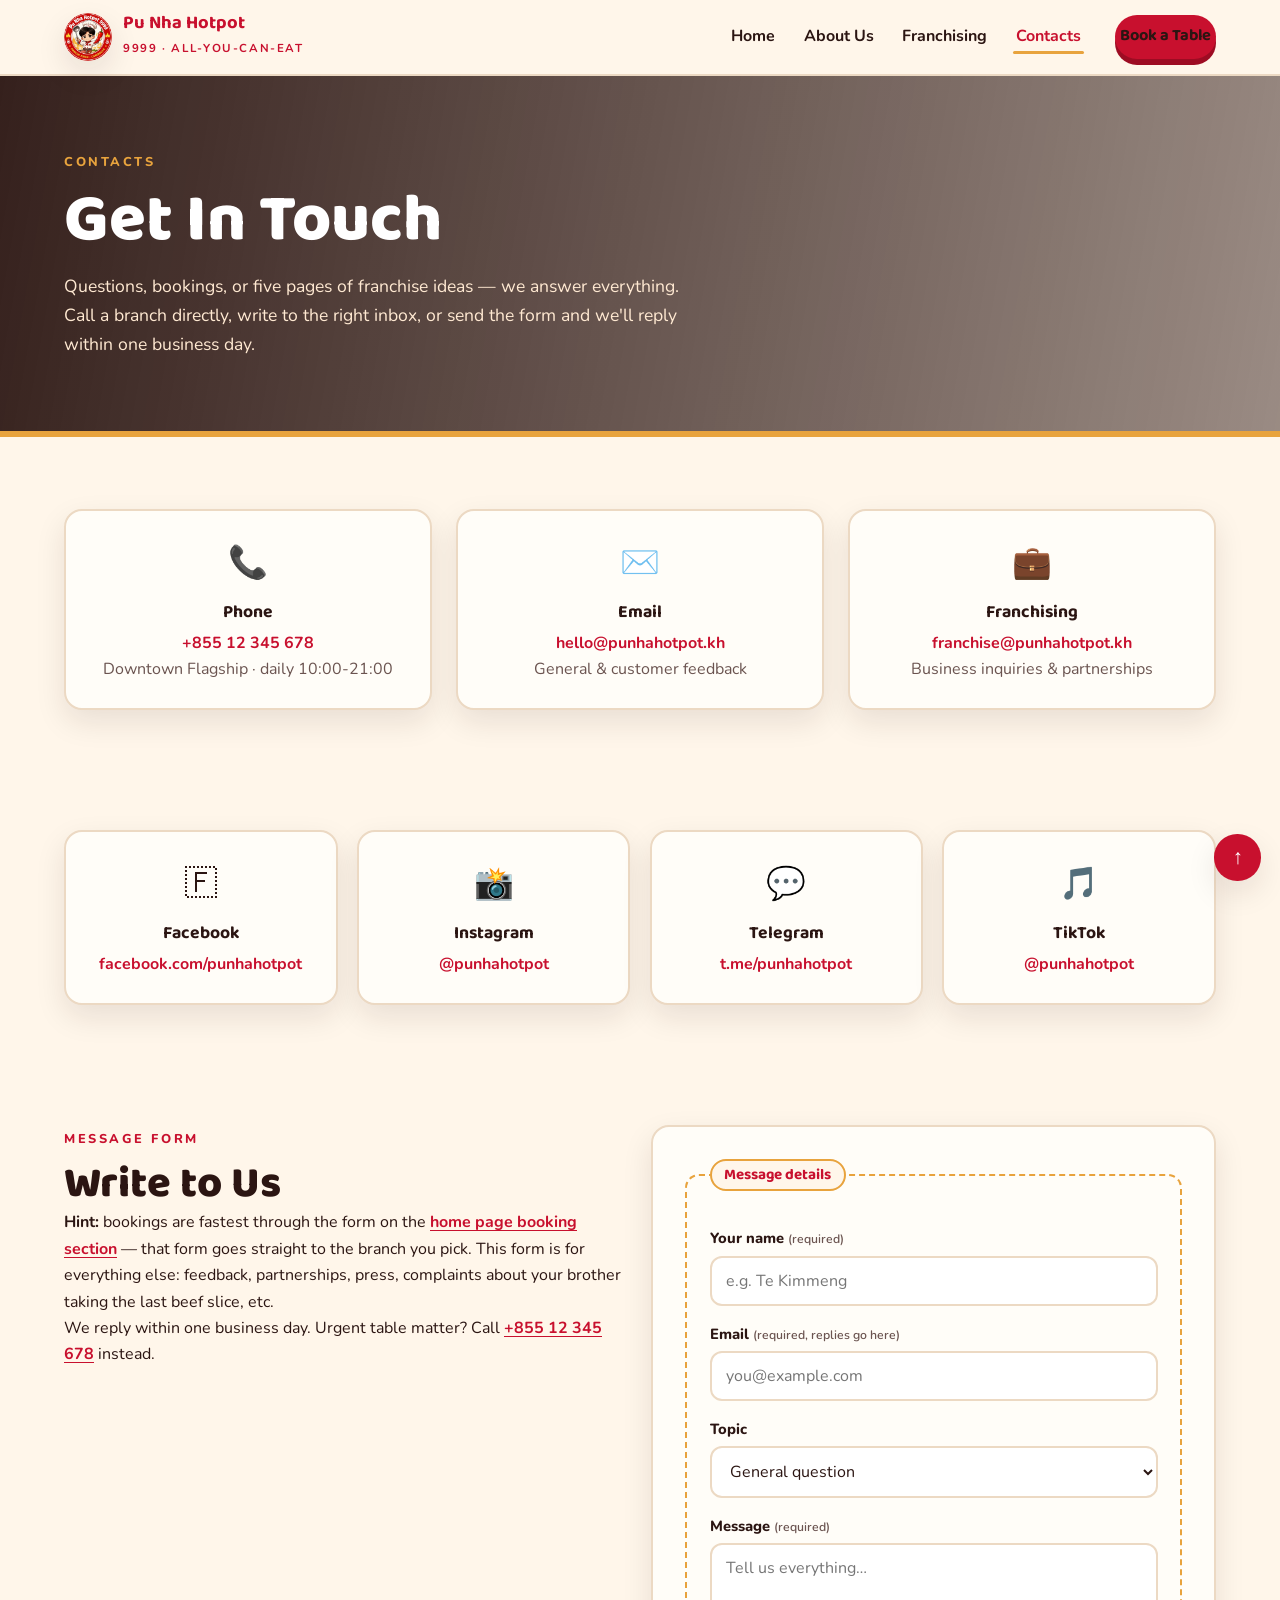
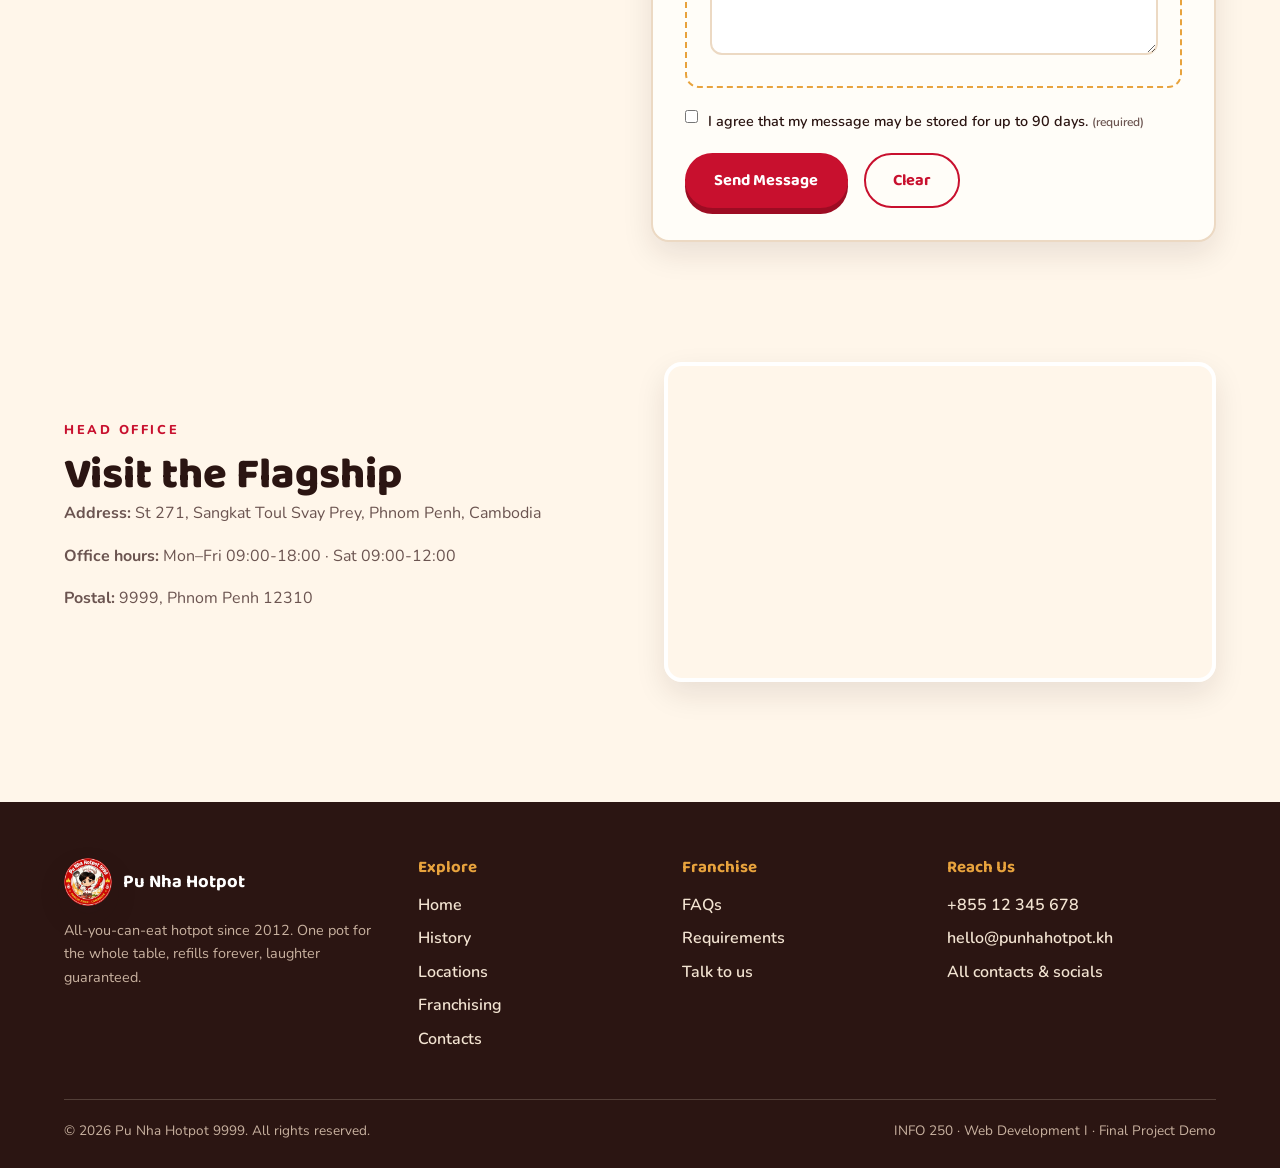
<file: contact.html>
<!DOCTYPE html>
<html lang="en">
<head>
  <meta charset="UTF-8">
  <meta name="viewport" content="width=device-width, initial-scale=1.0">
  <meta name="description" content="Contact Pu Nha Hotpot 9999 — phone numbers, emails, social media and a message form.">
  <title>Contacts — Pu Nha Hotpot 9999</title>
  <link rel="stylesheet" href="styles.css?v=20260915a">
  <link rel="icon" href="assets/favicon.ico" sizes="any">
  <link rel="icon" type="image/png" sizes="64x64" href="assets/favicon.png">
  <link rel="apple-touch-icon" href="assets/apple-touch-icon.png">
</head>
<body>

<!-- ============ HEADER / NAV ============ -->
<header class="site-head">
  <nav class="wrap nav-row" aria-label="Main navigation">
    <input type="checkbox" id="nav-toggle" hidden>
    <a class="brand" href="index.html">
      <img class="brand-logo" src="assets/logo.png" alt="Pu Nha Hotpot 9999 logo" width="48" height="48">
      <span class="brand-text"><b>Pu Nha Hotpot</b><span>9999 · All-You-Can-Eat</span></span>
    </a>
    <label class="burger" for="nav-toggle" aria-label="Toggle navigation"><span></span><span></span><span></span></label>
    <ul class="nav-links">
      <li><a href="index.html">Home</a></li>
      <li><a href="history.html">About Us</a></li>
      <li><a href="franchising.html">Franchising</a></li>
      <li><a class="active" href="contact.html">Contacts</a></li>
      <li><a class="btn btn-red nav-cta" href="index.html#booking" aria-label="Book a table now, scroll to booking form">Book a Table</a></li>
    </ul>
  </nav>
</header>

<main>

  <!-- ============ PAGE HERO ============ -->
  <section class="page-hero" style="--pic:url('https://images.unsplash.com/photo-1546069901-ba9599a7e63c?q=80&w=1600&auto=format&fit=crop')">
    <div class="wrap">
      <span class="kicker">Contacts</span>
      <h1>Get In Touch</h1>
      <p>Questions, bookings, or five pages of franchise ideas — we answer everything. Call a branch directly, write to the right inbox, or send the form and we'll reply within one business day.</p>
    </div>
  </section>

  <!-- ============ CONTACT CHANNELS ============ -->
  <section class="section">
    <div class="wrap">
      <div class="grid-3">
        <article class="card contact-card">
          <div class="icon">📞</div>
          <b>Phone</b>
          <a href="tel:+85512345678">+855 12 345 678</a>
          <p>Downtown Flagship · daily 10:00-21:00</p>
        </article>
        <article class="card contact-card">
          <div class="icon">✉️</div>
          <b>Email</b>
          <a href="mailto:hello@punhahotpot.kh">hello@punhahotpot.kh</a>
          <p>General &amp; customer feedback</p>
        </article>
        <article class="card contact-card">
          <div class="icon">💼</div>
          <b>Franchising</b>
          <a href="mailto:franchise@punhahotpot.kh">franchise@punhahotpot.kh</a>
          <p>Business inquiries &amp; partnerships</p>
        </article>
      </div>
    </div>
  </section>

  <!-- ============ SOCIALS ============ -->
  <section class="section tight">
    <div class="wrap">
      <div class="grid-4">
        <article class="card contact-card"><div class="icon">🇫</div><b>Facebook</b><a href="https://facebook.com/punhahotpot" target="_blank" rel="noopener" aria-label="Open our Facebook page in a new tab">facebook.com/punhahotpot</a></article>
        <article class="card contact-card"><div class="icon">📸</div><b>Instagram</b><a href="https://instagram.com/punhahotpot" target="_blank" rel="noopener" aria-label="Open our Instagram profile in a new tab">@punhahotpot</a></article>
        <article class="card contact-card"><div class="icon">💬</div><b>Telegram</b><a href="https://t.me/punhahotpot" target="_blank" rel="noopener" aria-label="Open our Telegram in a new tab">t.me/punhahotpot</a></article>
        <article class="card contact-card"><div class="icon">🎵</div><b>TikTok</b><a href="https://tiktok.com/@punhahotpot" target="_blank" rel="noopener" aria-label="Open our TikTok in a new tab">@punhahotpot</a></article>
      </div>
    </div>
  </section>

  <!-- ============ MESSAGE FORM ============ -->
  <section class="section" id="message">
    <div class="wrap">
      <div class="form-grid">
        <div class="content">
          <span class="kicker">Message form</span>
          <h2>Write to Us</h2>
          <p><b>Hint:</b> bookings are fastest through the form on the <a href="index.html#booking">home page booking section</a> —
            that form goes straight to the branch you pick. This form is for everything else: feedback, partnerships, press,
            complaints about your brother taking the last beef slice, etc.</p>
          <p>We reply within one business day. Urgent table matter? Call <a href="tel:+85512345678">+855 12 345 678</a> instead.</p>
        </div>
        <form class="card" action="#" method="post">
          <fieldset>
            <legend>Message details</legend>
            <label for="ct-name">Your name <small>(required)</small></label>
            <input id="ct-name" name="name" type="text" required placeholder="e.g. Te Kimmeng">
            <label for="ct-email">Email <small>(required, replies go here)</small></label>
            <input id="ct-email" name="email" type="email" required placeholder="you@example.com">
            <label for="ct-topic">Topic</label>
            <select id="ct-topic" name="topic">
              <option>General question</option>
              <option>Customer feedback</option>
              <option>Franchise inquiry</option>
              <option>Press &amp; partnership</option>
            </select>
            <label for="ct-message">Message <small>(required)</small></label>
            <textarea id="ct-message" name="message" required placeholder="Tell us everything…"></textarea>
          </fieldset>
          <div class="agree-row">
            <input id="ct-agree" class="agree" type="checkbox" required>
            <label for="ct-agree">I agree that my message may be stored for up to 90 days. <small>(required)</small></label>
          </div>
          <div class="form-foot">
            <button class="btn btn-red" type="submit">Send Message</button>
            <button class="btn btn-line" type="reset">Clear</button>
          </div>
        </form>
      </div>
    </div>
  </section>

  <!-- ============ HEAD OFFICE ============ -->
  <section class="section tight">
    <div class="wrap">
      <div class="split">
        <div class="content">
          <span class="kicker">Head office</span>
          <h2>Visit the Flagship</h2>
          <p><b>Address:</b> St 271, Sangkat Toul Svay Prey, Phnom Penh, Cambodia</p>
          <p><b>Office hours:</b> Mon–Fri 09:00-18:00 · Sat 09:00-12:00</p>
          <p><b>Postal:</b> 9999, Phnom Penh 12310</p>
        </div>
        <iframe class="video-frame" style="aspect-ratio:auto;height:20rem" src="https://www.google.com/maps?q=Toul%20Svay%20Prey%2C%20Phnom%20Penh&output=embed" loading="lazy" title="Map of Pu Nha Hotpot head office" referrerpolicy="no-referrer-when-downgrade"></iframe>
      </div>
    </div>
  </section>

</main>

<!-- ============ FOOTER ============ -->
<footer class="site-foot">
  <div class="wrap foot-grid">
    <div>
      <a class="brand" href="index.html">
        <img class="brand-logo" src="assets/logo.png" alt="Pu Nha Hotpot 9999 logo" width="48" height="48">
        <span class="brand-text"><b>Pu Nha Hotpot</b></span>
      </a>
      <p class="foot-note">All-you-can-eat hotpot since 2012. One pot for the whole table, refills forever, laughter guaranteed.</p>
    </div>
    <div>
      <h4>Explore</h4>
      <ul>
        <li><a href="index.html">Home</a></li>
        <li><a href="history.html">History</a></li>
        <li><a href="locations.html">Locations</a></li>
        <li><a href="franchising.html">Franchising</a></li>
        <li><a href="contact.html">Contacts</a></li>
      </ul>
    </div>
    <div>
      <h4>Franchise</h4>
      <ul>
        <li><a href="franchising.html#faqs">FAQs</a></li>
        <li><a href="requirements.html">Requirements</a></li>
        <li><a href="contact.html">Talk to us</a></li>
      </ul>
    </div>
    <div>
      <h4>Reach Us</h4>
      <ul>
        <li><a href="tel:+85512345678">+855 12 345 678</a></li>
        <li><a href="mailto:hello@punhahotpot.kh">hello@punhahotpot.kh</a></li>
        <li><a href="contact.html">All contacts &amp; socials</a></li>
      </ul>
    </div>
  </div>
  <div class="wrap foot-bottom">
    <span>© 2026 Pu Nha Hotpot 9999. All rights reserved.</span>
    <span>INFO 250 · Web Development I · Final Project Demo</span>
  </div>
</footer>

<a class="to-top" href="#" aria-label="Back to top">↑</a>

</body>
</html>
</file>
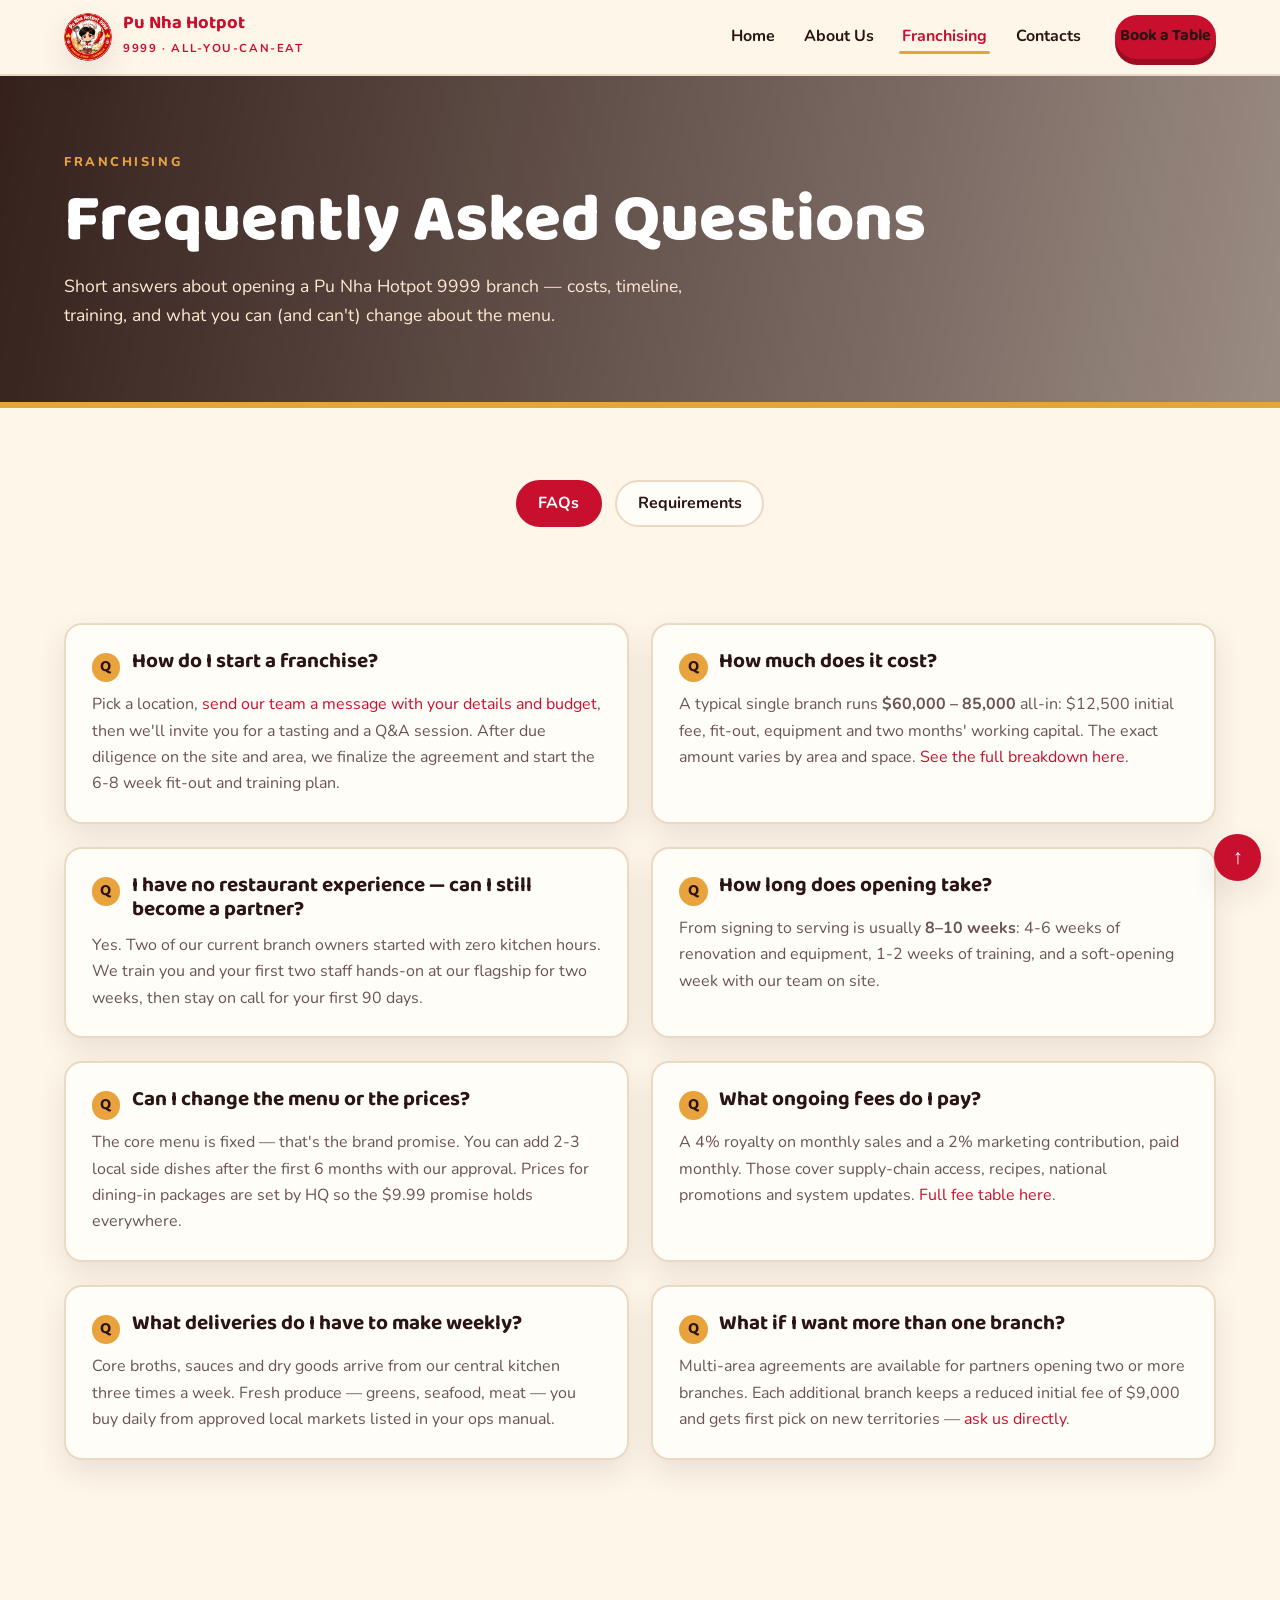
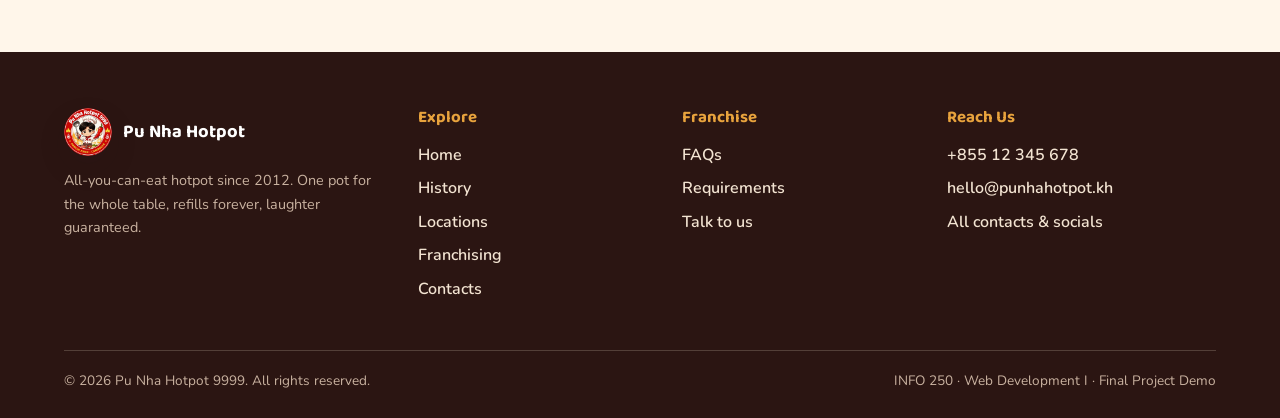
<file: franchising.html>
<!DOCTYPE html>
<html lang="en">
<head>
  <meta charset="UTF-8">
  <meta name="viewport" content="width=device-width, initial-scale=1.0">
  <meta name="description" content="Franchise FAQs for Pu Nha Hotpot 9999 — what opening a branch involves, from signing to serving.">
  <title>Franchise FAQs — Pu Nha Hotpot 9999</title>
  <link rel="stylesheet" href="styles.css?v=20260915a">
  <link rel="icon" href="assets/favicon.ico" sizes="any">
  <link rel="icon" type="image/png" sizes="64x64" href="assets/favicon.png">
  <link rel="apple-touch-icon" href="assets/apple-touch-icon.png">
</head>
<body>

<!-- ============ HEADER / NAV ============ -->
<header class="site-head">
  <nav class="wrap nav-row" aria-label="Main navigation">
    <input type="checkbox" id="nav-toggle" hidden>
    <a class="brand" href="index.html">
      <img class="brand-logo" src="assets/logo.png" alt="Pu Nha Hotpot 9999 logo" width="48" height="48">
      <span class="brand-text"><b>Pu Nha Hotpot</b><span>9999 · All-You-Can-Eat</span></span>
    </a>
    <label class="burger" for="nav-toggle" aria-label="Toggle navigation"><span></span><span></span><span></span></label>
    <ul class="nav-links">
      <li><a href="index.html">Home</a></li>
      <li><a href="history.html">About Us</a></li>
      <li><a class="active" href="requirements.html">Franchising</a></li>
      <li><a href="contact.html">Contacts</a></li>
      <li><a class="btn btn-red nav-cta" href="index.html#booking" aria-label="Book a table now, scroll to booking form">Book a Table</a></li>
    </ul>
  </nav>
</header>

<main>

  <!-- ============ PAGE HERO ============ -->
  <section class="page-hero" style="--pic:url('https://images.unsplash.com/photo-1414235077428-338989a2e8c0?q=80&w=1600&auto=format&fit=crop')">
    <div class="wrap">
      <span class="kicker">Franchising</span>
      <h1>Frequently Asked Questions</h1>
      <p>Short answers about opening a Pu Nha Hotpot 9999 branch — costs, timeline, training, and what you can (and can't) change about the menu.</p>
    </div>
  </section>

  <div class="section">
    <nav class="wrap subnav" aria-label="Franchising pages">
      <a class="active" href="franchising.html" aria-label="You are on FAQs page">FAQs</a>
      <a href="requirements.html" aria-label="Go to Requirements page">Requirements</a>
    </nav>

    <!-- ============ FAQ GRID ============ -->
    <section class="section tight" id="faqs">
      <div class="wrap">
        <div class="faq-grid">
          <article class="faq" id="faqs-1">
            <h3>How do I start a franchise?</h3>
            <p>Pick a location, <a href="contact.html">send our team a message with your details and budget</a>, then we'll
              invite you for a tasting and a Q&amp;A session. After due diligence on the site and area, we finalize the agreement
              and start the 6-8 week fit-out and training plan.</p>
          </article>
          <article class="faq" id="faqs-2">
            <h3>How much does it cost?</h3>
            <p>A typical single branch runs <b>$60,000 – 85,000</b> all-in: $12,500 initial fee, fit-out, equipment and two months'
              working capital. The exact amount varies by area and space. <a href="requirements.html#investment">See the full breakdown here</a>.</p>
          </article>
          <article class="faq" id="faqs-3">
            <h3>I have no restaurant experience — can I still become a partner?</h3>
            <p>Yes. Two of our current branch owners started with zero kitchen hours. We train you and your first two staff
              hands-on at our flagship for two weeks, then stay on call for your first 90 days.</p>
          </article>
          <article class="faq" id="faqs-4">
            <h3>How long does opening take?</h3>
            <p>From signing to serving is usually <b>8–10 weeks</b>: 4-6 weeks of renovation and equipment, 1-2 weeks of
              training, and a soft-opening week with our team on site.</p>
          </article>
          <article class="faq" id="faqs-5">
            <h3>Can I change the menu or the prices?</h3>
            <p>The core menu is fixed — that's the brand promise. You can add 2-3 local side dishes after the first 6 months
              with our approval. Prices for dining-in packages are set by HQ so the $9.99 promise holds everywhere.</p>
          </article>
          <article class="faq" id="faqs-6">
            <h3>What ongoing fees do I pay?</h3>
            <p>A 4% royalty on monthly sales and a 2% marketing contribution, paid monthly. Those cover supply-chain access,
              recipes, national promotions and system updates. <a href="requirements.html">Full fee table here</a>.</p>
          </article>
          <article class="faq" id="faqs-7">
            <h3>What deliveries do I have to make weekly?</h3>
            <p>Core broths, sauces and dry goods arrive from our central kitchen three times a week. Fresh produce — greens,
              seafood, meat — you buy daily from approved local markets listed in your ops manual.</p>
          </article>
          <article class="faq" id="faqs-8">
            <h3>What if I want more than one branch?</h3>
            <p>Multi-area agreements are available for partners opening two or more branches. Each additional branch keeps a
              reduced initial fee of $9,000 and gets first pick on new territories — <a href="contact.html">ask us directly</a>.</p>
          </article>
        </div>
      </div>
    </section>

  </div>
</main>

<!-- ============ FOOTER ============ -->
<footer class="site-foot">
  <div class="wrap foot-grid">
    <div>
      <a class="brand" href="index.html">
        <img class="brand-logo" src="assets/logo.png" alt="Pu Nha Hotpot 9999 logo" width="48" height="48">
        <span class="brand-text"><b>Pu Nha Hotpot</b></span>
      </a>
      <p class="foot-note">All-you-can-eat hotpot since 2012. One pot for the whole table, refills forever, laughter guaranteed.</p>
    </div>
    <div>
      <h4>Explore</h4>
      <ul>
        <li><a href="index.html">Home</a></li>
        <li><a href="history.html">History</a></li>
        <li><a href="locations.html">Locations</a></li>
        <li><a href="franchising.html">Franchising</a></li>
        <li><a href="contact.html">Contacts</a></li>
      </ul>
    </div>
    <div>
      <h4>Franchise</h4>
      <ul>
        <li><a href="franchising.html#faqs">FAQs</a></li>
        <li><a href="requirements.html">Requirements</a></li>
        <li><a href="contact.html">Talk to us</a></li>
      </ul>
    </div>
    <div>
      <h4>Reach Us</h4>
      <ul>
        <li><a href="tel:+85512345678">+855 12 345 678</a></li>
        <li><a href="mailto:hello@punhahotpot.kh">hello@punhahotpot.kh</a></li>
        <li><a href="contact.html">All contacts &amp; socials</a></li>
      </ul>
    </div>
  </div>
  <div class="wrap foot-bottom">
    <span>© 2026 Pu Nha Hotpot 9999. All rights reserved.</span>
    <span>INFO 250 · Web Development I · Final Project Demo</span>
  </div>
</footer>

<a class="to-top" href="#" aria-label="Back to top">↑</a>

</body>
</html>
</file>
<file: styles.css>
/* ============================================================
   PU NHA HOTPOT 9999 — Main Stylesheet (shared by ALL pages)
   INFO 250 · Web Development I · Final Project
   Team: Sok Panha · Soy Chungtak · So Kunpichethirak · Te Kimmeng
   ============================================================ */

/* @import — typography requirement (Google Fonts) */
@import url('https://fonts.googleapis.com/css2?family=Baloo+2:wght@500;600;700;800&family=Nunito:ital,wght@0,400;0,600;0,700;0,800;1,400&display=swap');

/* ---------- Design tokens ---------- */
:root{
  --ink:      #2b1512;   /* deep roasted brown */
  --ink-soft: #6b5450;
  --cream:    #fff6ea;   /* page background */
  --card:     #fffdf8;
  --red:      #c8102e;   /* brand red */
  --red-dark: #9d0c23;
  --gold:     #e8a33d;   /* broth gold accent */
  --green:    #2e7d4f;   /* veggie/fresh accent */
  --line:     #ecd9c3;
  --shadow:   0 12px 30px rgba(43, 21, 18, .10);
  --radius:   18px;
}

/* ---------- Reset & base ---------- */
*{ margin:0; padding:0; box-sizing:border-box; }
html{ scroll-behavior:smooth; }
body{
  font-family:'Nunito', 'Segoe UI', sans-serif;
  font-size:1rem;
  line-height:1.65;
  color:var(--ink);
  background:var(--cream);
}
img{ max-width:100%; display:block; }
ul,ol{ padding-left:1.4rem; }
strong{ color:inherit; }

h1,h2,h3,h4{ font-family:'Baloo 2', 'Nunito', sans-serif; line-height:1.15; }
h1{ font-size:clamp(2.5rem, 6vw, 4.2rem); font-weight:800; }
h2{ font-size:clamp(1.9rem, 3.6vw, 2.7rem); font-weight:800; }
h3{ font-size:1.3rem; font-weight:700; }

.wrap{ width:min(72rem, 92%); margin-inline:auto; }
.section{ padding:4.5rem 0; }
.section.tight{ padding:3rem 0; }
.section.alt{ background:#fdeedd; }          /* striped section background */

.kicker{
  display:inline-block;
  color:var(--red);
  font-weight:800;
  font-size:.8rem;
  letter-spacing:.2em;
  text-transform:uppercase;
  margin-bottom:.6rem;
}
.section-head{ max-width:46rem; margin:0 auto 2.5rem; text-align:center; }
.section-head p{ color:var(--ink-soft); margin-top:.75rem; }

/* ---------- Link states (hover / visited / active) ---------- */
a{ color:var(--red); text-decoration:none; transition:color .2s ease; }
.content a{ font-weight:700; text-decoration:underline; text-underline-offset:3px; }
.content a:visited{ color:#7a0f22; }
.content a:hover{ color:var(--gold); }
.content a:active{ color:var(--green); }

/* ---------- Header / navigation ---------- */
.site-head{
  position:sticky; top:0; z-index:50;
  background:rgba(255, 246, 234, .96);
  backdrop-filter:blur(6px);
  border-bottom:2px solid var(--line);
}
.nav-row{
  display:flex; align-items:center; justify-content:space-between;
  gap:1.5rem; padding:.8rem 0;
}
.brand{ display:flex; align-items:center; gap:.7rem; }
.brand:visited{ color:var(--ink); }
.brand-logo{
  width:3rem; height:3rem; border-radius:50%;
  flex:none; box-shadow:var(--shadow);
  transition:transform .25s ease;
}
.brand:hover .brand-logo{ transform:rotate(-5deg) scale(1.06); }
.brand-text b{ font-family:'Baloo 2'; font-size:1.15rem; display:block; line-height:1.1; }
.brand-text span{ font-size:.72rem; font-weight:700; letter-spacing:.14em; text-transform:uppercase; color:var(--red); }

.nav-links{ display:flex; align-items:center; gap:1.4rem; list-style:none; }
.nav-links a{
  color:var(--ink); font-weight:700; padding:.4rem .2rem; position:relative;
}
.nav-links a::after{
  content:""; position:absolute; left:0; bottom:0; height:3px; width:100%;
  background:var(--gold); border-radius:3px;
  transform:scaleX(0); transform-origin:left; transition:transform .25s ease;
}
.nav-links a:hover{ color:var(--red); }
.nav-links a:hover::after{ transform:scaleX(1); }
.nav-links a:active{ color:var(--gold); }
.nav-links a.active{ color:var(--red); }
.nav-links a.active::after{ transform:scaleX(1); }

.nav-cta{ margin-left:.5rem; }

/* Pure-CSS hamburger (checkbox hack — no JavaScript needed) */
#nav-toggle{ display:none; }
.burger{
  display:none; cursor:pointer; padding:.4rem .5rem;
  border:2px solid var(--line); border-radius:10px; background:var(--card);
}
.burger span{
  display:block; width:1.5rem; height:3px; margin:.32rem 0;
  background:var(--red); border-radius:3px;
}

/* ---------- Buttons ---------- */
.btn{
  display:inline-block; font-family:'Baloo 2'; font-weight:700; font-size:1.02rem;
  padding:.75rem 1.7rem; border-radius:999px; border:2px solid transparent;
  cursor:pointer; transition:all .22s ease;
}
.btn:active{ transform:scale(.97); }
.btn-red{  background:var(--red); color:#fff; box-shadow:0 6px 0 var(--red-dark); }
.btn-red:hover{ background:var(--red-dark); transform:translateY(-3px); box-shadow:0 9px 0 var(--red-dark); }
.btn-gold{ background:var(--gold); color:var(--ink); box-shadow:0 6px 0 #b97e25; }
.btn-gold:hover{ filter:brightness(1.06); transform:translateY(-3px); box-shadow:0 9px 0 #b97e25; }
.btn-ghost{ background:transparent; color:#fff; border-color:#fff; }
.btn-ghost:hover{ background:rgba(255,255,255,.16); transform:translateY(-3px); }
.btn-line{ background:transparent; color:var(--red); border-color:var(--red); }
.btn-line:hover{ background:var(--red); color:#fff; transform:translateY(-3px); }

/* ---------- Hero (home) ---------- */
.hero{
  position:relative; min-height:88vh;
  display:flex; align-items:center;
  background:
    linear-gradient(100deg, rgba(31,9,6,.88) 0%, rgba(31,9,6,.55) 55%, rgba(31,9,6,.25) 100%),
    url('https://images.unsplash.com/photo-1552566626-52f8b828add9?q=80&w=1600&auto=format&fit=crop') center/cover no-repeat;
  color:#fff;
  border-bottom:6px solid var(--gold);
}
.hero-inner{ padding:6.5rem 0 5.5rem; max-width:44rem; }
.hero .kicker{ color:var(--gold); }
.hero h1{ margin:.2rem 0 .9rem; }
.hero h1 .mark{ color:var(--gold); }
.hero p.lead{ font-size:clamp(1.05rem, 2vw, 1.3rem); color:#ffe9d2; margin-bottom:1.8rem; }
.hero .btn-row{ display:flex; flex-wrap:wrap; gap:1rem; }
.hero-chips{ display:flex; flex-wrap:wrap; gap:.6rem; margin-top:2.2rem; }
.chip{
  background:rgba(255,255,255,.14); border:1px solid rgba(255,255,255,.4);
  padding:.35rem .9rem; border-radius:999px; font-size:.85rem; font-weight:700;
}

/* entrance animation (extra credit) */
.hero-inner > *{ animation:riseIn .8s ease both; }
.hero-inner > *:nth-child(2){ animation-delay:.12s; }
.hero-inner > *:nth-child(3){ animation-delay:.24s; }
.hero-inner > *:nth-child(4){ animation-delay:.36s; }
@keyframes riseIn{ from{ opacity:0; transform:translateY(26px); } to{ opacity:1; transform:none; } }

/* ---------- Ticker strip ---------- */
.ticker{ overflow:hidden; background:var(--red); color:#ffe9c9; }
.ticker-track{
  display:flex; gap:3.5rem; width:max-content; padding:.65rem 0;
  white-space:nowrap; font-weight:700; letter-spacing:.04em;
  animation:slide 30s linear infinite;
}
@keyframes slide{ from{ transform:translateX(0); } to{ transform:translateX(-50%); } }

/* ---------- Page hero (inner pages) ---------- */
.page-hero{
  padding:4.5rem 0; color:#fff; border-bottom:6px solid var(--gold);
  background:linear-gradient(100deg, rgba(31,9,6,.9), rgba(31,9,6,.45)),
    var(--pic, url('https://images.unsplash.com/photo-1552566626-52f8b828add9?q=80&w=1600&auto=format&fit=crop')) center/cover no-repeat;
}
.page-hero .kicker{ color:var(--gold); }
.page-hero p{ max-width:40rem; color:#ffe9d2; font-size:1.1rem; margin-top:.8rem; }

/* ---------- Stats band ---------- */
.stats{ display:grid; grid-template-columns:repeat(4, 1fr); gap:1.2rem; }
.stat{
  background:var(--card); border:2px solid var(--line); border-radius:var(--radius);
  padding:1.4rem 1rem; text-align:center; box-shadow:var(--shadow);
}
.stat b{
  display:block; font-family:'Baloo 2'; font-size:2.2rem; color:var(--red); line-height:1;
}
.stat span{ font-weight:700; color:var(--ink-soft); font-size:.92rem; }

/* ---------- Cards & grids ---------- */
.card{
  background:var(--card); border:2px solid var(--line); border-radius:var(--radius);
  padding:1.6rem; box-shadow:var(--shadow);
  transition:transform .25s ease, box-shadow .25s ease;
}
.card:hover{ transform:translateY(-6px); box-shadow:0 18px 40px rgba(43,21,18,.16); }
.card .icon{ font-size:1.9rem; margin-bottom:.5rem; }
.card p{ color:var(--ink-soft); }
.card ul{ margin-top:.6rem; color:var(--ink-soft); }
.card h3{ margin-bottom:.4rem; }

.grid-2{ display:grid; grid-template-columns:repeat(2, 1fr); gap:1.5rem; }
.grid-3{ display:grid; grid-template-columns:repeat(3, 1fr); gap:1.5rem; }
.grid-4{ display:grid; grid-template-columns:repeat(4, 1fr); gap:1.2rem; }

/* split media + text */
.split{ display:grid; grid-template-columns:1fr 1fr; gap:3rem; align-items:center; }
.split img{ border-radius:var(--radius); box-shadow:var(--shadow); border:4px solid #fff; }
.split .content p{ margin-bottom:1rem; color:var(--ink-soft); }

/* ---------- Tables ---------- */
.table-wrap{ overflow-x:auto; border-radius:var(--radius); box-shadow:var(--shadow); border:2px solid var(--line); }
table{ width:100%; border-collapse:collapse; background:var(--card); font-size:.97rem; }
caption{
  caption-side:top; text-align:left; font-family:'Baloo 2'; font-weight:700;
  font-size:1.05rem; padding:1rem 1.2rem .4rem; color:var(--ink);
}
th{
  background:var(--red); color:#ffe9c9; text-align:left; text-transform:uppercase;
  font-size:.78rem; letter-spacing:.09em; padding:.85rem 1.1rem;
}
td{ padding:.8rem 1.1rem; border-bottom:1px solid var(--line); vertical-align:top; }
tbody tr:nth-child(even){ background:#fdf3e7; }
tbody tr:hover{ background:#fbe7cd; }
td b{ color:var(--red); }
tfoot td{ font-weight:800; background:#fdeedd; border-top:2px solid var(--red); }
.table-note{ font-size:.85rem; color:var(--ink-soft); margin-top:.6rem; }

/* ---------- Gallery ---------- */
.gallery{ display:grid; grid-template-columns:repeat(3, 1fr); gap:1rem; }
.gallery figure{
  position:relative; border-radius:var(--radius); overflow:hidden;
  border:3px solid #fff; box-shadow:var(--shadow); margin:0;
}
.gallery img{ width:100%; height:15rem; object-fit:cover; transition:transform .5s ease; }
.gallery figure:hover img{ transform:scale(1.07); }
.gallery figcaption{
  position:absolute; inset:auto 0 0 0; padding:.6rem .9rem;
  background:linear-gradient(transparent, rgba(31,9,6,.85));
  color:#fff; font-weight:700; font-size:.9rem;
}

/* ---------- Video ---------- */
.video-frame{
  width:100%; aspect-ratio:16/9; border:0; border-radius:var(--radius);
  box-shadow:var(--shadow); border:4px solid #fff;
}

/* ---------- Forms ---------- */
.form-grid{ display:grid; grid-template-columns:1fr 1fr; gap:1.4rem; align-items:start; }
form.card{ padding:2rem; }
fieldset{
  border:2px dashed var(--gold); border-radius:14px;
  padding:1.2rem 1.4rem 1.4rem; margin-bottom:1.4rem;
}
legend{
  font-family:'Baloo 2'; font-weight:700; color:var(--red);
  background:var(--cream); padding:.1rem .8rem; border-radius:999px;
  border:2px solid var(--gold); font-size:.95rem;
}
label{ display:block; font-weight:800; font-size:.92rem; margin:1rem 0 .3rem; }
label small{ font-weight:600; color:var(--ink-soft); }
input, select, textarea{
  width:100%; font-family:inherit; font-size:1rem; color:var(--ink);
  padding:.75rem .9rem; background:#fff; border:2px solid var(--line); border-radius:12px;
  transition:border-color .2s ease, box-shadow .2s ease;
}
textarea{ min-height:7rem; resize:vertical; }
input:focus, select:focus, textarea:focus{
  outline:none; border-color:var(--red); box-shadow:0 0 0 4px rgba(200,16,46,.15);
}
.choice-row{ display:flex; flex-wrap:wrap; gap:.5rem 1.4rem; margin-top:.35rem; }
.choice-row label{
  display:flex; align-items:center; gap:.45rem; font-weight:700; margin:0;
  background:#fdf3e7; border:2px solid var(--line); border-radius:999px;
  padding:.45rem 1rem; cursor:pointer; transition:border-color .2s ease;
}
.choice-row label:hover{ border-color:var(--red); }
.choice-row input{ width:auto; accent-color:var(--red); }
.input-row{ display:grid; grid-template-columns:1fr 1fr; gap:1rem; }
.form-foot{ display:flex; align-items:center; gap:1rem; flex-wrap:wrap; margin-top:.4rem; }
.form-foot small{ color:var(--ink-soft); }
input[type='checkbox'].agree{ width:auto; accent-color:var(--red); }
.agree-row{ display:flex; gap:.6rem; align-items:flex-start; margin:.6rem 0 1.2rem; }
.agree-row label{ margin:0; font-weight:600; font-size:.9rem; }

/* ---------- Timeline (history) ---------- */
.timeline{ list-style:none; padding-left:0; position:relative; margin-top:2rem; }
.timeline::before{
  content:""; position:absolute; left:.9rem; top:.4rem; bottom:.4rem;
  width:4px; border-radius:4px; background:var(--gold);
}
.timeline li{ position:relative; padding:0 0 2.2rem 3.2rem; }
.timeline li::before{
  content:""; position:absolute; left:.28rem; top:.3rem;
  width:1.4rem; height:1.4rem; border-radius:50%;
  background:var(--red); border:4px solid var(--cream); box-shadow:0 0 0 3px var(--gold);
}
.timeline .year{
  font-family:'Baloo 2'; font-weight:800; font-size:1.35rem; color:var(--red);
}
.timeline p{ color:var(--ink-soft); max-width:44rem; }

/* ---------- FAQ ---------- */
.faq-grid{ display:grid; grid-template-columns:1fr 1fr; gap:1.4rem; }
.faq{ background:var(--card); border:2px solid var(--line); border-radius:var(--radius); padding:1.6rem; box-shadow:var(--shadow); }
.faq h3{ display:flex; gap:.7rem; align-items:flex-start; margin-bottom:.6rem; }
.faq h3::before{
  content:"Q"; flex:0 0 auto; width:1.8rem; height:1.8rem; border-radius:50%;
  background:var(--gold); color:var(--ink); font-size:1rem;
  display:grid; place-items:center; margin-top:.15rem;
}
.faq p{ color:var(--ink-soft); }
.subnav{ display:flex; justify-content:center; gap:.8rem; margin-bottom:3rem; flex-wrap:wrap; }
.subnav a{
  font-weight:700; border:2px solid var(--line); border-radius:999px;
  padding:.5rem 1.3rem; background:var(--card); color:var(--ink);
}
.subnav a:hover{ border-color:var(--red); color:var(--red); }
.subnav a.active{ background:var(--red); border-color:var(--red); color:#fff; }

/* ---------- Locations ---------- */
.loc-card{ display:flex; flex-direction:column; overflow:hidden; padding:0; }
.loc-card img{ width:100%; height:12rem; object-fit:cover; }
.loc-body{ padding:1.4rem 1.5rem 1.6rem; display:flex; flex-direction:column; gap:.8rem; flex:1; }
.loc-body table{ font-size:.85rem; }
.loc-body th{ padding:.5rem .7rem; }
.loc-body td{ padding:.5rem .7rem; }
.loc-card iframe{ width:100%; height:13rem; border:0; border-top:2px solid var(--line); }
.loc-actions{ margin-top:auto; }

/* ---------- CTA band ---------- */
.cta-band{
  background:linear-gradient(115deg, var(--red-dark), var(--red) 60%, #e9394f);
  color:#fff; border-radius:var(--radius); padding:2.6rem 2.4rem;
  display:flex; align-items:center; justify-content:space-between; gap:2rem;
  box-shadow:var(--shadow); flex-wrap:wrap;
}
.cta-band h2{ color:#ffe9c9; }
.cta-band p{ color:#ffd9c2; max-width:34rem; }

/* ---------- Contact ---------- */
.contact-card{ text-align:center; }
.contact-card .icon{ font-size:2rem; }
.contact-card b{ display:block; font-family:'Baloo 2'; font-size:1.1rem; margin-bottom:.2rem; }
.contact-card a{ display:block; font-weight:700; margin-top:.15rem; }

/* ---------- Footer ---------- */
.site-foot{ background:var(--ink); color:#f3e4d2; margin-top:4.5rem; }
.foot-grid{
  display:grid; grid-template-columns:1.4fr 1fr 1fr 1.2fr; gap:2.5rem;
  padding:3.5rem 0 2.5rem;
}
.site-foot h4{ color:var(--gold); font-size:1.05rem; margin-bottom:.9rem; }
.site-foot ul{ list-style:none; padding:0; }
.site-foot li{ margin-bottom:.45rem; }
.site-foot a{ color:#f3e4d2; font-weight:600; }
.site-foot a:hover{ color:var(--gold); }
.site-foot a:active{ color:#fff; }
.site-foot .brand-text b{ color:#fff; }
.foot-note{ color:#c9b2a0; font-size:.9rem; max-width:24rem; margin-top:.8rem; }
.foot-bottom{
  border-top:1px solid rgba(243,228,210,.2); padding:1.2rem 0 1.6rem;
  display:flex; justify-content:space-between; gap:1rem; flex-wrap:wrap;
  font-size:.85rem; color:#c9b2a0;
}

/* ---------- Back-to-top ---------- */
.to-top{
  position:fixed; right:1.2rem; bottom:1.2rem; z-index:60;
  width:2.9rem; height:2.9rem; border-radius:50%;
  background:var(--red); color:#fff; font-size:1.3rem; font-weight:800;
  display:grid; place-items:center; box-shadow:var(--shadow);
  transition:transform .2s ease, background .2s ease;
}
.to-top:hover{ background:var(--red-dark); transform:translateY(-4px); color:#fff; }

/* ============================================================
   RESPONSIVE DESIGN — media queries
   ============================================================ */
@media (max-width:900px){
  /* burger nav */
  .burger{ display:block; }
  .nav-links{
    display:none; position:absolute; left:0; right:0; top:100%;
    background:var(--cream); border-bottom:3px solid var(--gold);
    flex-direction:column; align-items:flex-start;
    padding:1.2rem 5%; gap:.4rem; box-shadow:var(--shadow);
  }
  .nav-links li{ width:100%; }
  .nav-links a{ display:block; padding:.6rem 0; font-size:1.05rem; }
  #nav-toggle:checked ~ .nav-row .nav-links{ display:flex; }

  .grid-3, .grid-4{ grid-template-columns:repeat(2, 1fr); }
  .grid-2, .split, .faq-grid, .form-grid{ grid-template-columns:1fr; }
  .stats{ grid-template-columns:repeat(2, 1fr); }
  .foot-grid{ grid-template-columns:1fr 1fr; }
  .hero{ min-height:70vh; }
  .gallery{ grid-template-columns:repeat(2, 1fr); }
  .section{ padding:3.5rem 0; }
}

@media (max-width:600px){
  body{ font-size:.97rem; }
  .grid-3, .grid-4, .gallery, .stats, .foot-grid, .input-row{ grid-template-columns:1fr; }
  .hero-inner{ padding:4.5rem 0 4rem; }
  .hero-chips{ gap:.4rem; }
  .cta-band{ padding:2rem 1.5rem; }
  form.card{ padding:1.4rem; }
  fieldset{ padding:1rem 1.1rem 1.2rem; }
  .to-top{ right:.8rem; bottom:.8rem; }
  .brand-text span{ display:none; }
}

/* respect users who prefer less motion (accessibility, extra credit) */
@media (prefers-reduced-motion:reduce){
  *{ animation:none !important; transition:none !important; }
  html{ scroll-behavior:auto; }
}
</file>
